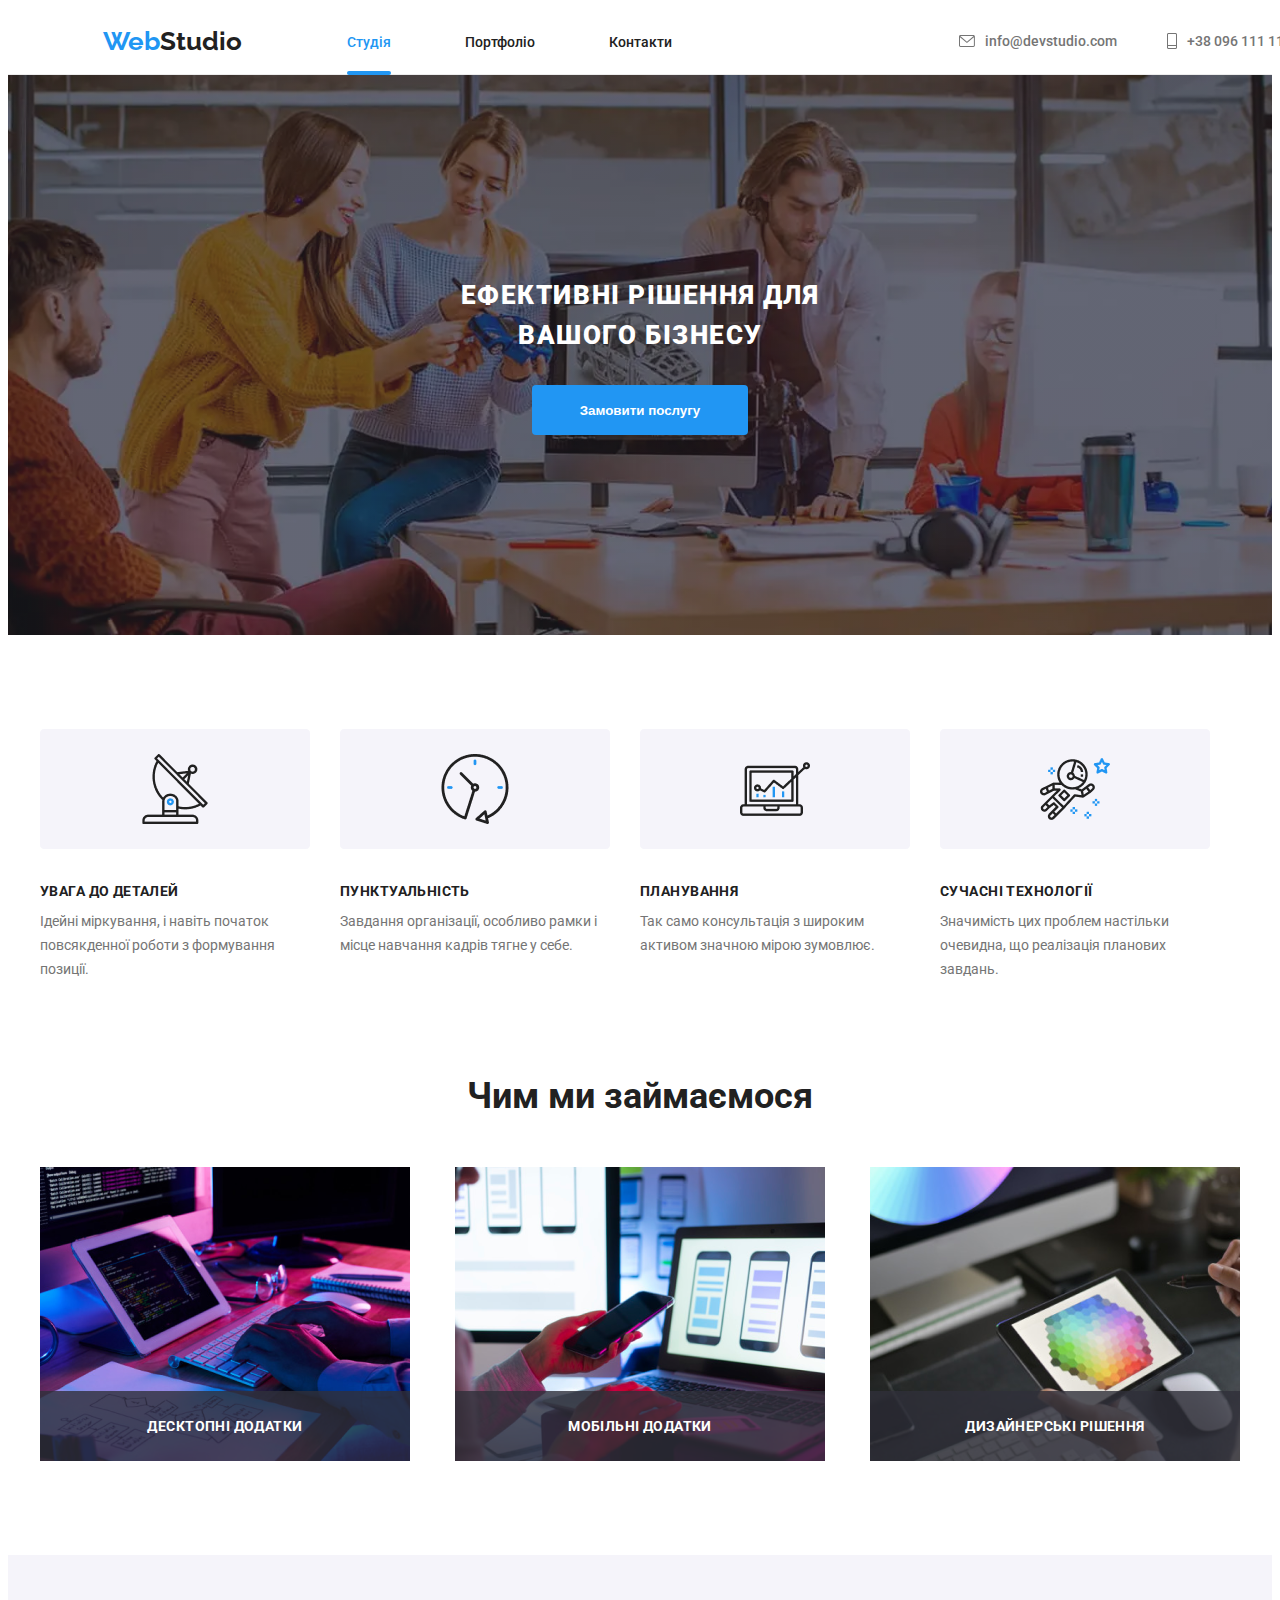
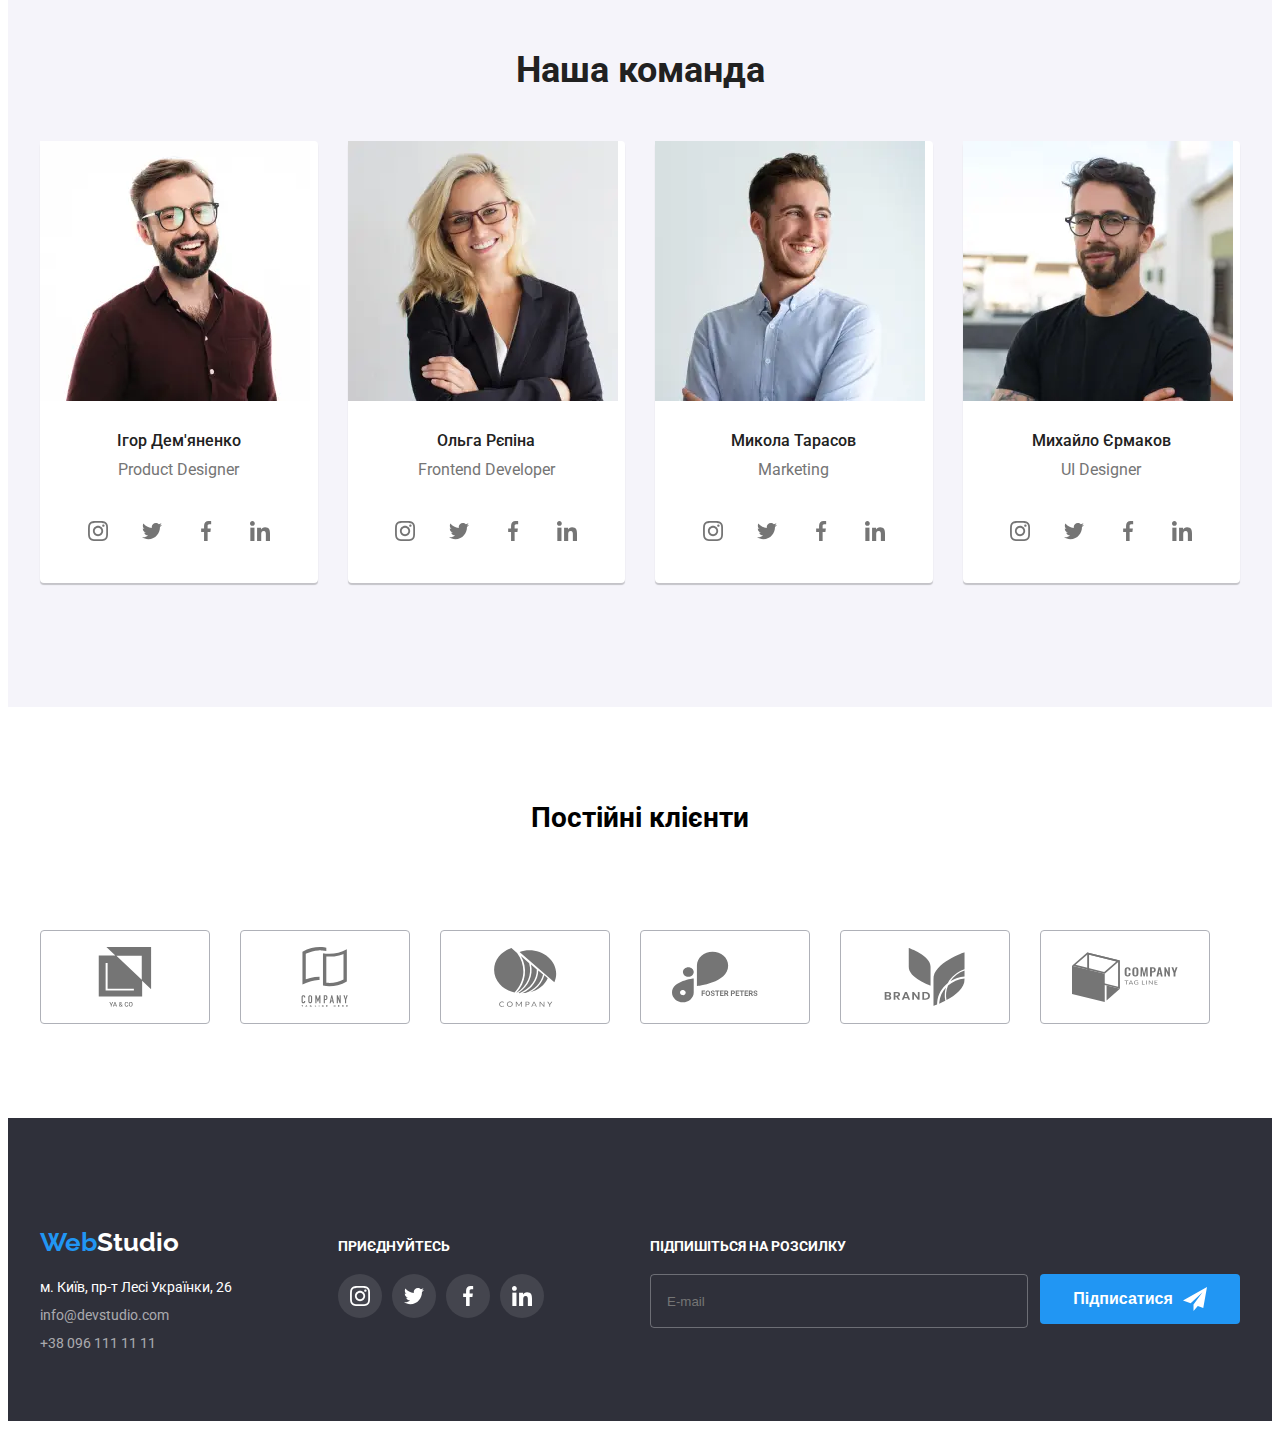
<file: index.html>
<!DOCTYPE html>
<html lang="en">
<head>
    <meta charset="UTF-8">
    <meta name="viewport" content="width=device-width, initial-scale=1.0">
    <title>Document</title>
    <link rel="stylesheet" href="https://cdnjs.cloudflare.com/ajax/libs/modern-normalize/2.0.0/modern-normalize.min.css" integrity="sha512-4xo8blKMVCiXpTaLzQSLSw3KFOVPWhm/TRtuPVc4WG6kUgjH6J03IBuG7JZPkcWMxJ5huwaBpOpnwYElP/m6wg==" crossorigin="anonymous" referrerpolicy="no-referrer" />
    <link rel="preconnect" href="https://fonts.googleapis.com">
    <link rel="preconnect" href="https://fonts.gstatic.com" crossorigin>
    <link href="https://fonts.googleapis.com/css2?family=Raleway:wght@700&family=Roboto:wght@400;500;700;900&display=swap" rel="stylesheet">
    <!-- <link rel="stylesheet" href="./css/reset.css">
    <link rel="stylesheet" href="./css/style.css">      -->
    <link rel="stylesheet" href="./css/main.min.css">
</head>
<body>
    <header class="header">
        <div class="container">
            <div class="header__content-wrap">
        <a class="logo" href="">Web<span class="logo__header">Studio</span></a>
        <nav class="nav">
            <ul class="nav__list">     
                <li class="nav__list-item"><a class="nav__list-link current" href="">Студія</a></li>
                <li class="nav__list-item"><a class="nav__list-link" href="./portfolio.html">Портфоліо</a></li>
                <li class="nav__list-item"><a class="nav__list-link" href="">Контакти</a></li>
            </ul>
        </nav>
        <ul class="contact__list">
            <li class="contact__list-item"><a target="_blank" class="contact__list-link" href="mailto:info@devstudio.com"><svg class="contact__list-svg" width="16" height="12">
                <use href="./symbol-defs.svg#icon-letter"></use>
            </svg> info@devstudio.com</a></li>
            <li class="contact__list-item"><a target="_blank" class="contact__list-link" href="tel:+380961111111"><svg class="contact__list-svg" width="10" height="16">
                <use href="./symbol-defs.svg#icon-phone"></use>
            </svg> +38 096 111 11 11</a></li>
        </ul>
        <button class="header__button"><svg height="40" width="40">
            <use href="./symbol-defs.svg#icon-menuburg"></use>
        </svg></button>
        </div>
        <div class="burg__menu is-hidden">
            <div class="burg__menu-top">
            <button class="burg__menu-button"><svg class="burg__menu-svg" width="12" height="12"> <use href="./symbol-defs.svg#icon-close-modal"></use></svg></button>
            <nav class="burg__menu-navigation">
                <ul class="burg__menu-nlist">
                    <li class="burg__menu-item"><a class="burg__menu-link" href="./index.html">Студія</a></li>
                    <li class="burg__menu-item"><a class="burg__menu-link" href="./portfolio.html">Портфоліо</a></li>
                    <li class="burg__menu-item"><a class="burg__menu-link" href="">Контакти</a></li>
                </ul>
            </nav>
        </div>
        <div class="burg__menu-bottom">
            <ul class="burg__menu-contacts">
                <li class="burg__menu-conitem"><a class="burg__menu-conlink" type="tel" href="">+38 096 111 11 11</a></li>
                <li class="burg__menu-conitem"><a class="burg__menu-conlink" type="mailto" href="">info@devstudio.com</a></li>
            </ul>
            <ul class="burg__menu-social">
                <li class="burg__menu-soitem"><a class="burg__menu-solink" href="">Instagram</a></li>
                <li class="burg__menu-soitem"><a class="burg__menu-solink" href="">Twitter</a></li>
                <li class="burg__menu-soitem"><a class="burg__menu-solink" href="">Facebook</a></li>
                <li class="burg__menu-soitem"><a class="burg__menu-solink" href="">LinkedIn</a></li>
            </ul>
        </div>
        </div>
            </div>
    </header>
     <main>
        <section class="hero">
            <div class="container">
            <h1 class="hero__title">Ефективні рішення для вашого бізнесу</h1>
            <button class="hero__btn" data-modal-open>Замовити послугу</button>
        </div>
        </section> 
        <section class="features">
            <div class="container">
            <ul class="features__list">
                <li class="features__list-item">
                    <h3 class="features__list-subtitle">УВАГА ДО ДЕТАЛЕЙ</h3>
                    <p class="features__list-text">Ідейні міркування, і навіть початок повсякденної роботи з формування позиції.</p>
                </li>
                <li class="features__list-item">
                    <h3 class="features__list-subtitle">ПУНКТУАЛЬНІСТЬ</h3>
                    <p class="features__list-text">Завдання організації, особливо рамки і місце навчання кадрів тягне у себе.</p>
                </li>
                <li class="features__list-item">
                    <h3 class="features__list-subtitle">ПЛАНУВАННЯ</h3>
                    <p class="features__list-text">Так само консультація з широким активом значною мірою зумовлює.</p>
                </li>
                <li class="features__list-item">
                    <h3 class="features__list-subtitle">СУЧАСНІ ТЕХНОЛОГІЇ</h3>
                    <p class="features__list-text">Значимість цих проблем настільки очевидна, що реалізація планових завдань.</p>
                </li>
            </ul>
        </div>
        </section>
        <section class="work">
            <div class="container">
            <h3 class="work__title">Чим ми займаємося</h3>
            <ul class="work__list">
                <li class="work__list-item">
                    <!-- <picture>
                        <source
                          media="(min-width:1200px)"
                          srcset="./images/background/headerbackdescone.webp 1x, ./images/background/headerbackdesctwo.webp 2x"
                          type="image/webp"/>
                        <source
                          media="(min-width:1200px)"
                          srcset="./images/background/jpg/headerbackdescone.jpg 1x, ./images/background/jpg/headerbackdesctwo.jpg 2x"
                          type="image/jpeg"/> -->
                        <img class="work__list-img" src="./images/whatfirst.png" alt="">
                      <!-- </picture> -->
                <p class="work__list-text">Десктопні додатки</p>
                </li>
                <li class="work__list-item">
                <img class="work__list-img" src="./images/whatsecond.png" alt="">
                <p class="work__list-text">Мобільні додатки</p>
                </li>
                <li class="work__list-item">
                <img class="work__list-img" src="./images/whatthird.png" alt="">
                <p class="work__list-text">Дизайнерські рішення</p>
                </li>
            </ul>
            </div>
        </section>
        <section class="team">
            <div class="container">
            <h3 class="team__title">Наша команда</h3>
            <ul class="team__list">
                <li class="team__list-item">
                    <picture>
                        <source
                          media="(min-width:1200px)"
                          srcset="./team/desc/igor-1x.webp 1x, ./team/desc/igor-2x.webp 2x, ./team/desc/igor-3x.webp 3x"
                          type="image/webp"/>
                        <source
                          media="(min-width:1200px)"
                          srcset="./team/desc/igor-1x.jpg 1x, ./team/desc/igor-2x.jpg 2x, ./team/desc/igor-3x.jpg 3x"
                          type="image/jpeg"/>
                          <source
                          media="(min-width:768px)"
                          srcset="./team/tab/igortab-1x.webp 1x, ./team/tab/igortab-2x.webp 2x, ./team/tab/igortab-3x.webp 3x"
                          type="image/webp"/>
                        <source
                          media="(min-width:768px)"
                          srcset="./team/tab/igortab-1x.jpg 1x, ./team/tab/igortab-2x.jpg 2x, ./team/tab/igortab-3x.webp 3x"
                          type="image/jpeg"/>
                          <source
                          media="(max-width:767px)"
                          srcset="./team/phone/igorphone1-x.webp 1x, ./team/phone/igorphone2-x.webp 2x, ./team/phone/igorphone3-x.webp 3x"
                          type="image/webp"/>
                        <source
                          media="(max-width:767px)"
                          srcset="./team/phone/igorphone1-x.jpg 1x, ./team/phone/igorphone2-x.jpg 2x, ./team/phone/igorphone3-x.jpg 3x"
                          type="image/jpeg"/>
                          <img class="team__list-img" src="./images/teamfirst.jpg" alt="">
                      </picture>
                    
                    <div class="team__list-wrap">
                    <h5 class="team__list-subtitle">Ігор Дем'яненко</h5>
                    <p class="team__list-text">Product Designer</p>
                    </div>
                    <ul class="team__list-wrapper">
                        <li class="team__list-ico">
                            <a class="team__list-link" href="">
                            <svg class="team__list-svg" height="20" width="20">
                                <use href="./symbol-defs.svg#icon-instagram"></use>
                            </svg>
                            </a>
                        </li>
                        <li class="team__list-ico">
                            <a class="team__list-link" href="">
                            <svg class="team__list-svg" height="20" width="20">
                                <use href="./symbol-defs.svg#icon-twitter"></use>
                            </svg>
                            </a>
                        </li>
                        <li class="team__list-ico">
                            <a class="team__list-link" href="">
                            <svg class="team__list-svg" height="20" width="20">
                                <use href="./symbol-defs.svg#icon-facebook"></use>
                            </svg>
                            </a>
                        </li>
                        <li class="team__list-ico">
                            <a class="team__list-link" href="">
                            <svg class="team__list-svg" height="20" width="20"> 
                                <use href="./symbol-defs.svg#icon-linkedin"></use>
                            </svg>
                            </a>
                        </li>
                    </ul>
                </li>
                <li class="team__list-item">
                    <picture>
                        <source
                          media="(min-width:1200px)"
                          srcset="./team/desc/olgadesc1-x.webp 1x, ./team/desc/olgadesc2-x.webp 2x, ./team/desc/olgadesc3-x.webp 3x"
                          type="image/webp"/>
                        <source
                          media="(min-width:1200px)"
                          srcset="./team/desc/olgadesc1-x.jpg 1x, ./team/desc/olgadesc2-x.jpg 2x, ./team/desc/olgadesc3-x.jpg 3x"
                          type="image/jpeg"/>
                          <source
                          media="(min-width:768px)"
                          srcset="./team/tab/olgatab1-x.webp 1x, ./team/tab/olgatab2-x.webp 2x, ./team/tab/olgatab3-x.webp 3x"
                          type="image/webp"/>
                        <source
                          media="(min-width:768px)"
                          srcset="./team/tab/olgatab1-x.jpg 1x, ./team/tab/olgatab2-x.jpg 2x, ./team/tab/olgatab3-x.jpg 3x"
                          type="image/jpeg"/>
                          <source
                          media="(max-width:767px)"
                          srcset="./team/phone/olgaphone1-x.webp 1x, ./team/phone/olgaphone2-x.webp 2x, ./team/phone/olgaphone3-x.webp 3x"
                          type="image/webp"/>
                        <source
                          media="(max-width:767px)"
                          srcset="./team/phone/olgaphone1-x.jpg 1x, ./team/phone/olgaphone2-x.jpg 2x, ./team/phone/olgaphone3-x.jpg 3x"
                          type="image/jpeg"/>
                          <img class="team__list-img" src="./images/teamsecond.jpg" alt="">
                      </picture>
                    <div class="team__list-wrap">
                    <h5 class="team__list-subtitle">Ольга Рєпіна</h5>
                    <p class="team__list-text">Frontend Developer</p>
                </div>
                <ul class="team__list-wrapper">
                    <li class="team__list-ico">
                        <a class="team__list-link" href="">
                        <svg class="team__list-svg" height="20" width="20">
                            <use href="./symbol-defs.svg#icon-instagram"></use>
                        </svg>
                        </a>
                    </li>
                    <li class="team__list-ico">
                        <a class="team__list-link" href="">
                        <svg class="team__list-svg" height="20" width="20">
                            <use href="./symbol-defs.svg#icon-twitter"></use>
                        </svg>
                        </a>
                    </li>
                    <li class="team__list-ico">
                        <a class="team__list-link" href="">
                        <svg class="team__list-svg" height="20" width="20">
                            <use href="./symbol-defs.svg#icon-facebook"></use>
                        </svg>
                        </a>
                    </li>
                    <li class="team__list-ico">
                        <a class="team__list-link" href="">
                        <svg class="team__list-svg" height="20" width="20"> 
                            <use href="./symbol-defs.svg#icon-linkedin"></use>
                        </svg>
                        </a>
                    </li>
                </ul>
                </li>
                <li class="team__list-item">
                    <picture>
                        <source
                          media="(min-width:1200px)"
                          srcset="./team/desc/mikdesc1-x.webp 1x, ./team/desc/mikdesc2-x.webp 2x, ./team/desc/mikdesc3-x.webp 3x"
                          type="image/webp"/>
                        <source
                          media="(min-width:1200px)"
                          srcset="./team/desc/mikdesc1-x.jpg 1x, ./team/desc/mikdesc2-x.jpg 2x, ./team/desc/mikdesc3-x.jpg 3x"
                          type="image/jpeg"/>
                          <source
                          media="(min-width:768px)"
                          srcset="./team/tab/miktab1-x.webp 1x, ./team/tab/miktab2-x.webp 2x, ./team/tab/miktab3-x.webp 3x"
                          type="image/webp"/>
                        <source
                          media="(min-width:768px)"
                          srcset="./team/tab/miktab1-x.jpg 1x, ./team/tab/miktab2-x.jpg 2x, ./team/tab/miktab3-x.jpg 3x"
                          type="image/jpeg"/>
                          <source
                          media="(max-width:767px)"
                          srcset="./team/phone/mikphone1-x.webp 1x, ./team/phone/mikphone2-x.webp 2x, ./team/phone/mikphone3-x.webp 3x"
                          type="image/webp"/>
                        <source
                          media="(max-width:767px)"
                          srcset="./team/phone/mikphone1-x.jpg 1x, ./team/phone/mikphone2-x.jpg 2x, ./team/phone/mikphone3-x.jpg 3x"
                          type="image/jpeg"/>
                          <img class="team__list-img" src="./images/teamthird.jpg" alt="">
                      </picture>
                    
                    <div class="team__list-wrap">
                    <h5 class="team__list-subtitle">Микола Тарасов</h5>
                    <p class="team__list-text">Marketing</p>
                </div>
                <ul class="team__list-wrapper">
                    <li class="team__list-ico">
                        <a class="team__list-link" href="">
                        <svg class="team__list-svg" height="20" width="20">
                            <use href="./symbol-defs.svg#icon-instagram"></use>
                        </svg>
                        </a>
                    </li>
                    <li class="team__list-ico">
                        <a class="team__list-link" href="">
                        <svg class="team__list-svg" height="20" width="20">
                            <use href="./symbol-defs.svg#icon-twitter"></use>
                        </svg>
                        </a>
                    </li>
                    <li class="team__list-ico">
                        <a class="team__list-link" href="">
                        <svg class="team__list-svg" height="20" width="20">
                            <use href="./symbol-defs.svg#icon-facebook"></use>
                        </svg>
                        </a>
                    </li>
                    <li class="team__list-ico">
                        <a class="team__list-link" href="">
                        <svg class="team__list-svg" height="20" width="20"> 
                            <use href="./symbol-defs.svg#icon-linkedin"></use>
                        </svg>
                        </a>
                    </li>
                </ul>
                </li>
                <li class="team__list-item">
                    <picture>
                        <source
                          media="(min-width:1200px)"
                          srcset="./team/desc/mphdesc1-x.webp 1x, ./team/desc/mphdesc2-x.webp 2x, ./team/desc/mphdesc3-x.webp 3x"
                          type="image/webp"/>
                        <source
                          media="(min-width:1200px)"
                          srcset="./team/desc/mphdesc1-x.jpg 1x, ./team/desc/mphdesc2-x.jpg 2x, ./team/desc/mphdesc3-x.jpg 3x"
                          type="image/jpeg"/>
                          <source
                          media="(min-width:768px)"
                          srcset="./team/tab/mphtab1-x.webp 1x, ./team/tab/mphtab2-x.webp 2x, ./team/tab/mphtab3-x.webp 3x"
                          type="image/webp"/>
                        <source
                          media="(min-width:768px)"
                          srcset="./team/tab/mphtab1-x.jpg 1x, ./team/tab/mphtab2-x.jpg 2x, ./team/tab/mphtab3-x.jpg 3x"
                          type="image/jpeg"/>
                          <source
                          media="(max-width:767px)"
                          srcset="./team/phone/mphphone1-x.webp 1x, ./team/phone/mphphone2-x.webp 2x, ./team/phone/mphphone3-x.webp 3x"
                          type="image/webp"/>
                        <source
                          media="(max-width:767px)"
                          srcset="./team/phone/mphphone1-x.jpg 1x, ./team/phone/mphphone2-x.jpg 2x, ./team/phone/mphphone3-x.jpg 3x"
                          type="image/jpeg"/>
                          <img class="team__list-img" src="./images/teamfourth.jpg" alt="">
                      </picture>
                    
                    <div class="team__list-wrap">
                    <h5 class="team__list-subtitle">Михайло Єрмаков</h5>
                    <p class="team__list-text">UI Designer</p>
                </div>
                <ul class="team__list-wrapper">
                    <li class="team__list-ico">
                        <a class="team__list-link" href="">
                        <svg class="team__list-svg" height="20" width="20">
                            <use href="./symbol-defs.svg#icon-instagram"></use>
                        </svg>
                        </a>
                    </li>
                    <li class="team__list-ico">
                        <a class="team__list-link" href="">
                        <svg class="team__list-svg" height="20" width="20">
                            <use href="./symbol-defs.svg#icon-twitter"></use>
                        </svg>
                        </a>
                    </li>
                    <li class="team__list-ico">
                        <a class="team__list-link" href="">
                        <svg class="team__list-svg" height="20" width="20">
                            <use href="./symbol-defs.svg#icon-facebook"></use>
                        </svg>
                        </a>
                    </li>
                    <li class="team__list-ico">
                        <a class="team__list-link" href="">
                        <svg class="team__list-svg" height="20" width="20"> 
                            <use href="./symbol-defs.svg#icon-linkedin"></use>
                        </svg>
                        </a>
                    </li>
                </ul>
            </div>
        </section>
        <section class="clients">
            <div class="container">
            <h3 class="clients__title">Постійні клієнти</h3>
            <ul class="clients__list">
                <li class="clients__list-item">
                    <a class="clients__list-link" href="">
                        <svg class="clients__list-svg" width="106" height="60">
                            <use href="./symbol-defs.svg#icon-com1"></use>
                        </svg>
                    </a>
                </li>
                <li class="clients__list-item">
                    <a class="clients__list-link" href="">
                        <svg class="clients__list-svg" width="106" height="60">
                            <use href="./symbol-defs.svg#icon-com2"></use>
                        </svg>
                    </a>
                </li>
                <li class="clients__list-item">
                    <a class="clients__list-link" href="">
                        <svg class="clients__list-svg" width="106" height="60">
                            <use href="./symbol-defs.svg#icon-com3"></use>
                        </svg>
                    </a>
                </li>
                <li class="clients__list-item">
                    <a class="clients__list-link" href="">
                        <svg class="clients__list-svg" width="106" height="60">
                            <use href="./symbol-defs.svg#icon-com4"></use>
                        </svg>
                    </a>
                </li>
                <li class="clients__list-item">
                    <a class="clients__list-link" href="">
                        <svg class="clients__list-svg" width="106" height="60">
                            <use href="./symbol-defs.svg#icon-com5"></use>
                        </svg>
                    </a>
                </li>
                <li class="clients__list-item">
                    <a class="clients__list-link" href="">
                        <svg class="clients__list-svg" width="106" height="60">
                            <use href="./symbol-defs.svg#icon-com6"></use>
                        </svg>
                    </a>
                </li>
            </ul>
        </div>
        </section>
     </main>
     <footer class="footer">
        <div class="container footer__container">
            <div class="footer__address">
        <a class="logo" href="">Web<span class="logo__footer">Studio</span></a>
        <address class="address">
            <ul class="address__list">
                <li class="address__list-item"><a class="address__list-link location" href="">м. Київ, пр-т Лесі Українки, 26</a></li>
                <li class="address__list-item"><a class="address__list-link" href="mailto:info@devstudio.com">info@devstudio.com</a></li>
                <li class="address__list-item"><a class="address__list-link" href="tel:+380961111111">+38 096 111 11 11</a></li>
            </ul>
        </address>
    </div>
        <div class="footer__block">
        <p class="footer__text">приєднуйтесь</p>
        <ul class="footer__list-wrapper">
            <li class="footer__list-ico">
                <a class="footer__list-link" href="">
                <svg class="footer__list-svg" height="20" width="20">
                    <use href="./symbol-defs.svg#icon-instagram"></use>
                </svg>
                </a>
            </li>
            <li class="footer__list-ico">
                <a class="footer__list-link" href="">
                <svg class="footer__list-svg" height="20" width="20">
                    <use href="./symbol-defs.svg#icon-twitter"></use>
                </svg>
                </a>
            </li>
            <li class="footer__list-ico">
                <a class="footer__list-link" href="">
                <svg class="footer__list-svg" height="20" width="20">
                    <use href="./symbol-defs.svg#icon-facebook"></use>
                </svg>
                </a>
            </li>
            <li class="footer__list-ico">
                <a class="footer__list-link" href="">
                <svg class="footer__list-svg" height="20" width="20"> 
                    <use href="./symbol-defs.svg#icon-linkedin"></use>
                </svg>
                </a>
            </li>
        </ul>
    </div>
    <div class="footer__tg-wrap">
        <p class="footer__tg-title">Підпишіться на розсилку</p>
        <form class="footer__tg-form" action="">
        <input class="footer__tg-input" type="email" placeholder="E-mail">
        <button class="footer__tg-button">Підписатися
            <svg class="footer__tg-ico" width="24" height="24">
                <use href="./symbol-defs.svg#icon-telegram"></use>
            </svg>
        </button>
        </form>
    </div>
        </div>
     </footer>
        <div class="backdrop is-hidden" data-modal>
          <div class="modal">
          <button class="btn" data-modal-close>
            <svg class="modal__close" width="11" height="11">
                <use href="/symbol-defs.svg#icon-close-modal"></use>
            </svg>
          </button>
          <p class="modal__header">Залиште свої дані, ми вам передзвонимо</p>
          <form class="modal__form" action="">
            <label class="modal__label" for=""><span class="modal__label-text">Ім'я</span>
            <span class="modal__span">
                <input class="modal__input" type="text">
                <svg class="modal__human modal__svg" width="12" height="12">
                    <use class="modal__svg-use" href="./symbol-defs.svg#icon-human"></use>
                </svg>
            </span>
            </label>
            <label class="modal__label" for=""><span class="modal__label-text">Телефон</span>
            <span class="modal__span">
                <input class="modal__input" type="tel">
                <svg class="modal__tel modal__svg" width="13" height="13">
                    <use class="modal__svg-use" href="./symbol-defs.svg#icon-telephone"></use>
                </svg>
            </span>
            </label>
            <label class="modal__label" for=""><span class="modal__label-text">Пошта</span>
            <span class="modal__span">
                <input class="modal__input" type="email">
                <svg class="modal__mail modal__svg" width="15" height="12">
                    <use class="modal__svg-use" href="./symbol-defs.svg#icon-mail"></use>
                </svg>
            </span>
            
            <label class="modal__label" for=""><span class="modal__label-text">Коментар</span>
            <textarea class="modal__textarea" name="" id="" cols="30" rows="10" placeholder="Введіть текст"></textarea>
            </label>
            <div class="modal__check-wrap">
            <input class="modal__check" type="checkbox" name="" id="" color="">
            <p class="modal__check-p">Погоджуюся з розсилкою та приймаю <a class="modal__check-a" href="">Умови договору</a></p></div>
            <button class="modal__button">Відправити</button>
          </form>
        </div>
      </div>
      
      <script src="./js/script.js"></script>
</body>
</html>
</file>
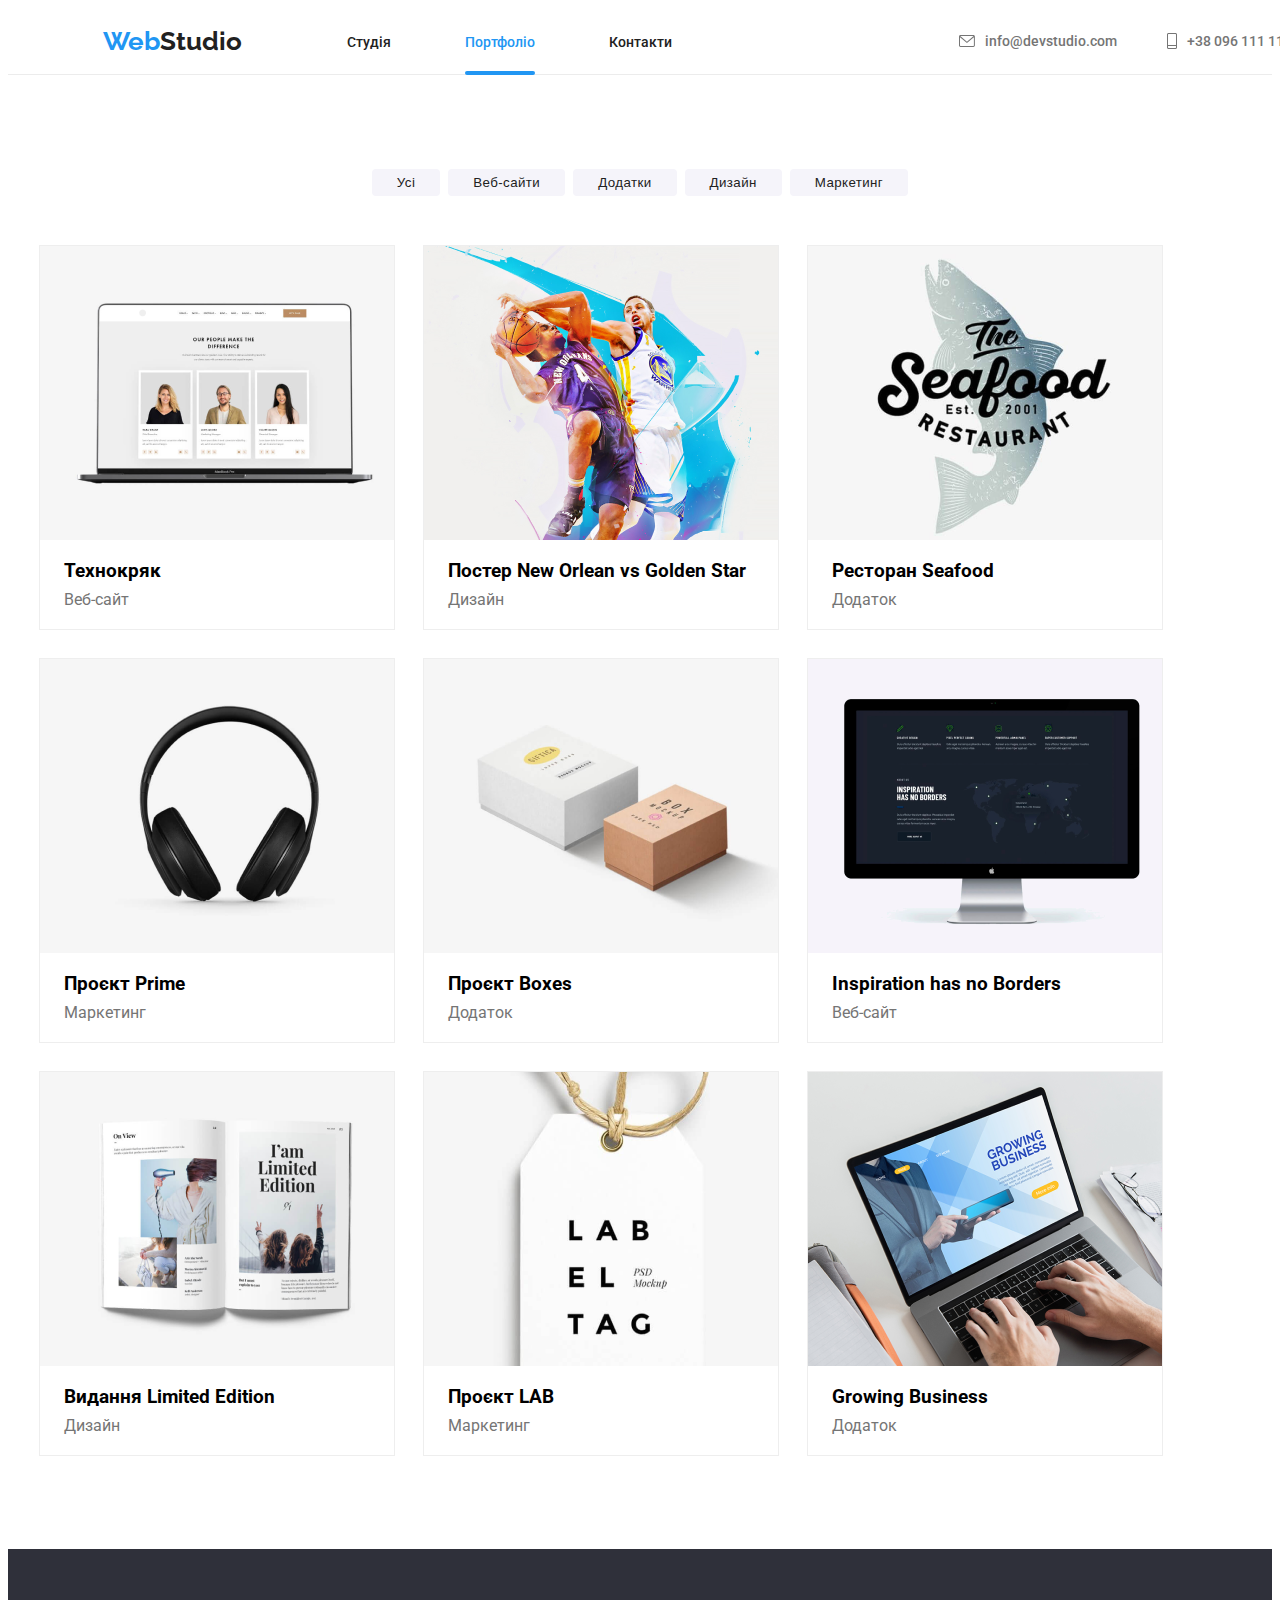
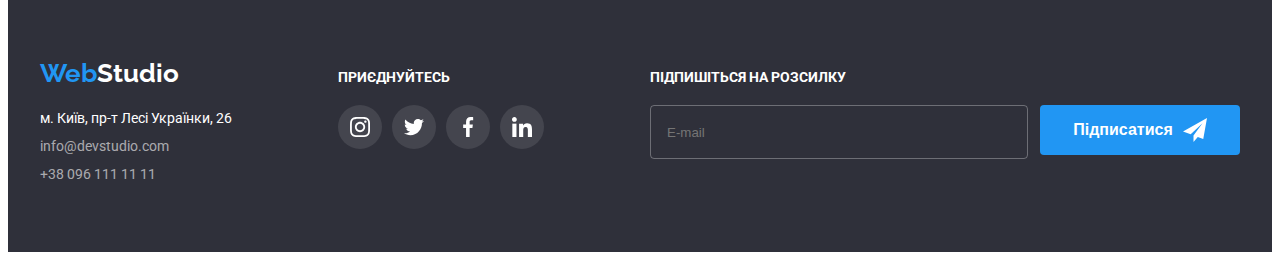
<file: portfolio.html>
<!DOCTYPE html>
<html lang="en">
<head>
    <meta charset="UTF-8">
    <meta name="viewport" content="width=device-width, initial-scale=1.0">
    <title>Document</title>
    <link rel="stylesheet" href="https://cdnjs.cloudflare.com/ajax/libs/modern-normalize/2.0.0/modern-normalize.min.css" integrity="sha512-4xo8blKMVCiXpTaLzQSLSw3KFOVPWhm/TRtuPVc4WG6kUgjH6J03IBuG7JZPkcWMxJ5huwaBpOpnwYElP/m6wg==" crossorigin="anonymous" referrerpolicy="no-referrer" />
     <link rel="preconnect" href="https://fonts.googleapis.com">
    <link rel="preconnect" href="https://fonts.gstatic.com" crossorigin>
    <link href="https://fonts.googleapis.com/css2?family=Raleway:wght@700&family=Roboto:wght@400;500;700;900&display=swap" rel="stylesheet">
    <!-- <link rel="stylesheet" href="./css/reset.css">
    <link rel="stylesheet" href="./css/style.css"> -->
    <link rel="stylesheet" href="./css/main.min.css">
</head>
<body>
    <header class="header">
        <div class="container">
            <div class="header__content-wrap">
        <a class="logo" href="">Web<span class="logo__header">Studio</span></a>
        <nav class="nav">
            <ul class="nav__list">     
                <li class="nav__list-item"><a class="nav__list-link" href="./index.html">Студія</a></li>
                <li class="nav__list-item"><a class="nav__list-link current" href="">Портфоліо</a></li>
                <li class="nav__list-item"><a class="nav__list-link" href="">Контакти</a></li>
            </ul>
        </nav>
        <ul class="contact__list">
            <li class="contact__list-item"><a target="_blank" class="contact__list-link" href="mailto:info@devstudio.com"><svg class="contact__list-svg" width="16" height="12">
                <use href="./symbol-defs.svg#icon-letter"></use>
            </svg> info@devstudio.com</a></li>
            <li class="contact__list-item"><a target="_blank" class="contact__list-link" href="tel:+380961111111"><svg class="contact__list-svg" width="10" height="16">
                <use href="./symbol-defs.svg#icon-phone"></use>
            </svg> +38 096 111 11 11</a></li>
        </ul>
        <button class="header__button"><svg height="40" width="40">
            <use href="./symbol-defs.svg#icon-menuburg"></use>
        </svg></button>
        </div>
            </div>
    </header>
    <main>
        <section class="portfolio">
            <div class="container">
            <ul class="filters__list">
                <li class="filters__list-item"><button class="filters__list-button">Усі</button></li>
                <li class="filters__list-item"><button class="filters__list-button">Веб-сайти</button></li>
                <li class="filters__list-item"><button class="filters__list-button">Додатки</button></li>
                <li class="filters__list-item"><button class="filters__list-button">Дизайн</button></li>
                <li class="filters__list-item"><button class="filters__list-button">Маркетинг</button></li>
            </ul>
            <ul class="portfolio__list">
                <li class="portfolio__list-item">
                <a class="portfolio__list-link" href=""><div class="portfolio__list-wrapper"> 
                    <img class="portfolio__list-img" src="./images/portfolio/techno.png" alt="">
                    <p class="portfolio__list-comment">Ресурс пропонує комплексні пропозиції з різним рівнем функціоналу та сервісів. Все це дозволить відвідувачу отримати вичерпні відомості про компанію чи приватну особу.</p>   
                    </div>
                    <div class="portfolio__text-wrap">
                        <h3 class="portfolio__list-subtitle">Технокряк</h3>
                        <p class="portfolio__list-text">Веб-сайт</p>
                    </div></a> 
                </li>
                <li class="portfolio__list-item">
                     <a class="portfolio__list-link" href=""><div class="portfolio__list-wrapper"> 
                    <img class="portfolio__list-img" src="./images/portfolio/ball.png" alt="">
                    <p class="portfolio__list-comment">Ресурс пропонує комплексні пропозиції з різним рівнем функціоналу та сервісів. Все це дозволить відвідувачу отримати вичерпні відомості про компанію чи приватну особу.</p>   
                    </div>
                    <div class="portfolio__text-wrap">
                        <h3 class="portfolio__list-subtitle">Постер New Orlean vs Golden Star</h3>
                        <p class="portfolio__list-text">Дизайн</p>
                    </div></a>
                </li>
                <li class="portfolio__list-item">
                     <a class="portfolio__list-link" href=""><div class="portfolio__list-wrapper"> 
                    <img class="portfolio__list-img" src="./images/portfolio/sea.png" alt="">
                    <p class="portfolio__list-comment">Ресурс пропонує комплексні пропозиції з різним рівнем функціоналу та сервісів. Все це дозволить відвідувачу отримати вичерпні відомості про компанію чи приватну особу.</p>   
                    </div>
                    <div class="portfolio__text-wrap">
                    <h3 class="portfolio__list-subtitle">Ресторан Seafood</h3>
                    <p class="portfolio__list-text">Додаток</p>
                    </div></a>
                </li>
                <li class="portfolio__list-item">
                     <a class="portfolio__list-link" href=""><div class="portfolio__list-wrapper"> 
                    <img class="portfolio__list-img" src="./images/portfolio/head.png" alt="">
                    <p class="portfolio__list-comment">Ресурс пропонує комплексні пропозиції з різним рівнем функціоналу та сервісів. Все це дозволить відвідувачу отримати вичерпні відомості про компанію чи приватну особу.</p>   
                    </div>
                    <div class="portfolio__text-wrap"><h3 class="portfolio__list-subtitle">Проєкт Prime</h3>
                    <p class="portfolio__list-text"> Маркетинг</p>
                    </div>
                </li></a>
                <li class="portfolio__list-item">
                     <a class="portfolio__list-link" href=""><div class="portfolio__list-wrapper"> 
                    <img class="portfolio__list-img" src="./images/portfolio/box.png" alt="">
                    <p class="portfolio__list-comment">Ресурс пропонує комплексні пропозиції з різним рівнем функціоналу та сервісів. Все це дозволить відвідувачу отримати вичерпні відомості про компанію чи приватну особу.</p>   
                    </div>
                    <div class="portfolio__text-wrap">
                    <h3 class="portfolio__list-subtitle">Проєкт Boxes</h3>
                    <p class="portfolio__list-text">Додаток</p>
                    </div></a>
                </li>
                <li class="portfolio__list-item">
                     <a class="portfolio__list-link" href=""><div class="portfolio__list-wrapper"> 
                    <img class="portfolio__list-img" src="./images/portfolio/moni.png" alt="">
                    <p class="portfolio__list-comment">Ресурс пропонує комплексні пропозиції з різним рівнем функціоналу та сервісів. Все це дозволить відвідувачу отримати вичерпні відомості про компанію чи приватну особу.</p>   
                    </div>
                    <div class="portfolio__text-wrap">
                    <h3  class="portfolio__list-subtitle">Inspiration has no Borders</h3>
                    <p class="portfolio__list-text">Веб-сайт</p>
                    </div></a>
                </li>
                <li class="portfolio__list-item">
                     <a class="portfolio__list-link" href=""><div class="portfolio__list-wrapper"> 
                    <img class="portfolio__list-img" src="./images/portfolio/book.png" alt="">
                    <p class="portfolio__list-comment">Ресурс пропонує комплексні пропозиції з різним рівнем функціоналу та сервісів. Все це дозволить відвідувачу отримати вичерпні відомості про компанію чи приватну особу.</p>   
                    </div>
                    <div class="portfolio__text-wrap">
                    <h3  class="portfolio__list-subtitle">Видання Limited Edition</h3>
                    <p class="portfolio__list-text">Дизайн</p>
                    </div></a>
                </li>
                <li class="portfolio__list-item">
                     <a class="portfolio__list-link" href=""><div class="portfolio__list-wrapper"> 
                    <img class="portfolio__list-img" src="./images/portfolio/lable.png" alt="">
                    <p class="portfolio__list-comment">Ресурс пропонує комплексні пропозиції з різним рівнем функціоналу та сервісів. Все це дозволить відвідувачу отримати вичерпні відомості про компанію чи приватну особу.</p>   
                    </div>
                    <div class="portfolio__text-wrap">
                    <h3 class="portfolio__list-subtitle"> Проєкт LAB</h3>
                    <p class="portfolio__list-text">Маркетинг</p>
                    </div></a>
                </li>
                <li class="portfolio__list-item">
                     <a class="portfolio__list-link" href=""><div class="portfolio__list-wrapper"> 
                    <img class="portfolio__list-img" src="./images/portfolio/business.png" alt="">
                    <p class="portfolio__list-comment">Ресурс пропонує комплексні пропозиції з різним рівнем функціоналу та сервісів. Все це дозволить відвідувачу отримати вичерпні відомості про компанію чи приватну особу.</p>   
                    </div>
                    <div class="portfolio__text-wrap"><h3 class="portfolio__list-subtitle">Growing Business</h3>
                    <p class="portfolio__list-text">Додаток</p>
                    </div>
                </li></a>
            </ul>
            </div>
        </section>
    </main>
    <footer class="footer">
        <div class="container footer__container">
            <div class="footer__address">
        <a class="logo" href="">Web<span class="logo__footer">Studio</span></a>
        <address class="address">
            <ul class="address__list">
                <li class="address__list-item"><a class="address__list-link location" href="">м. Київ, пр-т Лесі Українки, 26</a></li>
                <li class="address__list-item"><a class="address__list-link" href="mailto:info@devstudio.com">info@devstudio.com</a></li>
                <li class="address__list-item"><a class="address__list-link" href="tel:+380961111111">+38 096 111 11 11</a></li>
            </ul>
        </address>
    </div>
        <div class="footer__block">
        <p class="footer__text">приєднуйтесь</p>
        <ul class="footer__list-wrapper">
            <li class="footer__list-ico">
                <a class="footer__list-link" href="">
                <svg class="footer__list-svg" height="20" width="20">
                    <use href="./symbol-defs.svg#icon-instagram"></use>
                </svg>
                </a>
            </li>
            <li class="footer__list-ico">
                <a class="footer__list-link" href="">
                <svg class="footer__list-svg" height="20" width="20">
                    <use href="./symbol-defs.svg#icon-twitter"></use>
                </svg>
                </a>
            </li>
            <li class="footer__list-ico">
                <a class="footer__list-link" href="">
                <svg class="footer__list-svg" height="20" width="20">
                    <use href="./symbol-defs.svg#icon-facebook"></use>
                </svg>
                </a>
            </li>
            <li class="footer__list-ico">
                <a class="footer__list-link" href="">
                <svg class="footer__list-svg" height="20" width="20"> 
                    <use href="./symbol-defs.svg#icon-linkedin"></use>
                </svg>
                </a>
            </li>
        </ul>
    </div>
        <div class="footer__tg-wrap">
        <p class="footer__tg-title">Підпишіться на розсилку</p>
        <form class="footer__tg-form" action="">
        <input class="footer__tg-input" type="email" placeholder="E-mail">
        <button class="footer__tg-button">Підписатися
            <svg class="footer__tg-ico" width="24" height="24">
                <use href="./symbol-defs.svg#icon-telegram"></use>
            </svg>
        </button>
        </form>
    </div>
    
        </div>
     </footer>
</body>
</html>
</file>
<file: css/style.css>
:root{
    --first-color:#FFFFFF;
    --second-color-text:#212121;
    --color-hover:#2196F3;
    --third-color-light-gray:#757575;
    --color-sections:#2F303A;
}
.backdrop {
    position: fixed;
    top: 0;
    left: 0;
    width: 100%;
    height: 100%;
    background-color: rgba(0, 0, 0, 0.5);
    opacity: 1;
  }
  
  .backdrop.is-hidden {
    opacity: 0;
    pointer-events: none;
  }
  
  .no-scroll {
    overflow: hidden;
  }
  
  .modal {
    position: absolute;
    top: 50%;
    left: 50%;
    min-width: 400px;
    min-height: 300px;
    padding: 15px;
    background-color: skyblue;
    transform: translate(-50%, -50%);
  }
.container{
    max-width: 1200px;
    padding:0 15px;
    margin: 0 auto;
}
body{
    font-family: 'Roboto', sans-serif;
}
.header__content-wrap{
    display: flex;
    gap: 93px;
    align-items: center;
}
.nav__list{
    display: flex;
    gap: 50px;
}
.nav__list-item{
    padding: 32px 0;
}
.nav__list-link{
    font-size: 14px;
    font-weight: 500;
    transition: 0.5s;
    color: var(--second-color-text);    
    position: relative;
}
.contact__list{
    margin-left: auto;
    display: flex;
    gap: 50px;
}
.contact__list-link{
    font-size: 14px;
    font-weight: 500;
    transition: 0.5s;
    color: var(--third-color-light-gray);   
}
:is(.contact__list-link,.nav__list-link):hover{
    color: var(--color-hover);
    transition: 0.5s;
}
.logo{
    font-family: 'Raleway', sans-serif;
    font-weight: 700;
    color: var(--color-hover);
    font-size: 26px;
}
.logo__header{
    color: var(--second-color-text);
}
.logo__footer{
    color: var(--first-color);
}
.hero{
    background:url(../images/features/Img.png);
    padding-top: 200px;
    padding-bottom: 200px;
}
.hero__title{
    font-weight: 900;
    font-size: 44px;
    color: var(--first-color);
    line-height: 60px;
    letter-spacing: 0.06em;
    max-width: 696px;
    text-align: center;
    margin: 0 auto;
}
.hero__btn{
    background-color: var(--color-hover);
    color: var(--first-color);
    border-radius: 4px;
    width: 216px;
    height: 50px;
    display: block;
    margin: 0 auto;
    margin-top: 30px;
}
.features{
    padding: 94px 0;
}
.features__list{
    display: flex;
    gap: 30px;
}
.features__list-subtitle{
    font-weight: 700;
    font-size: 14px;
    color: var(--second-color-text);
    margin-bottom: 10px;
}
.features__list-text{
    color: var(--third-color-light-gray);
    font-size: 14px;
    font-weight: 400;
    line-height: 24px;
}
.work{
    padding-bottom: 94px;
}
.work__list{
    display: flex;
    gap: 30px;
}
.work__title, .team__title{
    font-weight: 700;
    font-size: 36px;
    color: var(--second-color-text);
    text-align: center;
    margin: 0 auto;
    margin-bottom: 50px;
} 
.team{
    padding-bottom: 94px;
    padding-top: 94px;
    background-color: #F5F4FA;
}
.team__list{
    display: flex;
    gap: 30px;
}
.team__list-item{

    border-radius: 4px;
}
.team__list-wrap{
    padding-top: 30px;
    padding-bottom: 30px;
}
.team__list-subtitle{
    font-weight: 500;
    font-size: 16px;
    color: var(--second-color-text);
    margin-bottom: 10px;
    text-align: center;
}
.team__list-text{
    font-weight: 400;
    font-size: 16px;
    color: var(--third-color-light-gray);
    text-align: center;
}
.footer{
    background-color: var(--color-sections);
    padding-top: 60px;
    padding-bottom: 60px;
}
.address__list-link{
    font-weight: 400;
    font-size: 14px;
    color: rgba(255, 255, 255, 0.6);
}
.location{
    font-weight: 400;
    font-size: 14px;
    color: var(--first-color);
}
.portfolio{
    padding-top: 94px;
    padding-bottom: 94px;  
}
.filters__list{
   margin-bottom: 50px;
   display: flex;
   justify-content: center;
   gap: 8px;
}
.address{
    margin-top: 20px;
}
.address__list-item{
    margin-bottom: 9px;
}
.filters__list-button{
    background-color: #F5F4FA;
    border-radius: 4px;
    transition: 0.5s;
    padding: 6px 22px;
    color: var(--second-color-text);
}
.filters__list-button:hover{
    background-color: var(--color-hover);
    transition: 0.5s;
    color: var(--first-color);
}
.portfolio__list{
    display: flex;
    gap: 30px;
    flex-wrap: wrap;
}
.portfolio__text-wrap{
    padding: 20px 24px;
}
.features__list-item:nth-child(1)::before{
    background-image: url(../images/features/Rectangle\ 3.png);
    width: 270px;
    height: 120px;
    content: "";
    display: inline-block;
    margin-bottom: 30px;
}
.features__list-item:nth-child(2)::before{
    background-image: url(../images/features/Rectangle\ 2.png);
    width: 270px;
    height: 120px;
    content: "";
    display: inline-block;
    margin-bottom: 30px;
}
.features__list-item:nth-child(3)::before{
    background-image: url(../images/features/Rectangle\ 3\ \(1\).png);
    width: 270px;
    height: 120px;
    content: "";
    display: inline-block;
    margin-bottom: 30px;
}
.features__list-item:nth-child(4)::before{
    background-image: url(../images/features/Rectangle\ 4.png);
    width: 270px;
    height: 120px;
    content: "";
    display: inline-block;
    margin-bottom: 30px;
}
.clients__title{
    text-align: center;
    font-size: 36px;
    letter-spacing: 3%;
    font-weight: 700;
}
.clients__list{
    display: flex;
    gap:30px;
    margin-top: 66px;
}
.clients{
    padding: 94px 0;
}
.clients__list-item{
    flex-basis: calc((100% - 150px) / 6);
}
.contact__list-link{
    display: flex;
    gap: 10px;
    align-items: center;
}
.clients__list-link{
    height: 92px;
    border: 1px solid rgba(175, 177, 184, 1);
    display: flex;
    justify-content: center;
    align-items: center;
    border-radius: 4px;
}
.team__list-item{
    background-color: rgba(255, 255, 255, 1);
    box-shadow: 0px 2px 1px 0px rgba(0, 0, 0, 0.2);
}
.team__list-wrapper{
    display: flex;
    justify-content: center;
    gap: 10px;
}
.team__list-link{
    height: 44px;
    width: 44px;
    display: flex;
}
.contact__list-link{
    color: rgba(117, 117, 117, 1);
}
.contact__list-svg{
    fill:currentColor;
}
.clients__list-link{
    color: #757575;
    transition: 0.5s;
}
.clients__list-svg{
    fill: currentColor;
}
.clients__list-link:hover{
    color: #2196F3;
    transition: 0.5s;
    border-color: #2196F3;
}
.team__list-link{
    color: #757575;
    transition: 0.5s;
    border-radius: 50%;
    width: 44px;
    height: 44px;
    background-color: rgba(255, 255, 255, 1);
    display: flex;
    justify-content: center;
    align-items: center;
}
.team__list-svg{
    fill: currentColor; 
}
.team__list-link:hover{
    color: rgba(255, 255, 255, 1);
    background-color: #2196F3;
}
.team__list-ico{
    padding-bottom: 30px;
}
.footer__text{
    color: rgba(255, 255, 255, 1);
    font-size: 14px;
    font-weight: 700;
    letter-spacing: 3%;
    text-transform: uppercase;
    margin-bottom: 20px;
}
.footer__container{
    display: flex;
    gap: 70px;
}
.footer__list-wrapper{
    display: flex;
    gap: 10px;
}
.footer__list-link{
    height: 44px;
    width: 44px;
    display: flex;
    color: rgba(255, 255, 255, 1);
    transition: 0.5s;
    border-radius: 50%;
    width: 44px;
    height: 44px;
    background-color: rgba(255, 255, 255, 0.1);
    display: flex;
    justify-content: center;
    align-items: center;
}
.footer__list-svg{
    fill: currentColor; 
}
.footer__list-link:hover{
    color: rgba(255, 255, 255, 1);
    background-color: #2196F3;
}
.modal__header{
    font-weight: 700;
    font-size: 20px;
    letter-spacing: 3%;
}
.modal__label-text{
    font-weight: 400;
    font-size: 12px;
    letter-spacing: 1%;
    color: rgba(117, 117, 117, 1);
}
.backdrop {
    position: fixed;
    top: 0;
    left: 0;
    width: 100%;
    height: 100%;
    background-color: rgba(0, 0, 0, 0.5);
    opacity: 1;
  }
  
  .backdrop.is-hidden {
    opacity: 0;
    pointer-events: none;
  }
  .modal {
    position: absolute;
    top: 50%;
    left: 50%;
    width: 528px;
    padding: 40px;
    background-color: rgba(255, 255, 255, 1);
    transform: translate(-50%, -50%);
    border-radius: 4px;
  }
  .modal__textarea{
    resize: none;
    width: 448px;
    height: 120px;
    border-radius: 4px;
    border-color: rgba(33, 33, 33, 0.2);
    padding-left: 16px;
    padding-top: 12px;
    width: 100%;
  }
  .modal__check-p{
    font-weight: 400;
    font-size: 14px;
    letter-spacing: 3%;
    color: rgba(117, 117, 117, 1);
  }
  .modal__check-a{
    font-weight: 400;
    font-size: 14px;
    letter-spacing: 3%;
    color: rgba(33, 150, 243, 1);
    text-decoration: underline;
  }
  .modal__button{
    width: 200px;
    height: 50px;
    background-color: rgba(33, 150, 243, 1);
    border-radius: 4px;
    color: white;
    font-weight: 700;
    font-size: 16px;
    display: block;
    margin: 0 auto;
    margin-top: 30px;
  }
  .modal__check-wrap{
    display: flex;
    gap: 9px;
    margin-top: 20px;
  }
  .modal__input{
    border-radius: 4px;
    border-color: rgba(33, 33, 33, 0.2);
  }
  .modal__textarea::placeholder{
    font-weight: 400;
    font-size: 12px;
  }
  .modal__input{
    width: 100%;
    height: 40px;
    padding-left: 42px;
  }
  .modal__span{
    position: relative;
  }
  .modal__svg{
    position: absolute;
    top: 10%;
    left: 12px;
  }
  .modal__label-text{
    margin-top: 10px;
  }
  .btn{
    background-color: white;
    border: 1px solid rgba(0, 0, 0, 0.1);
    border-radius: 50%;
    width: 30px;
    height: 30px;
    position: fixed;
    right: 8px;
    top: 8px;
  }
  .modal__input:focus, .modal__textarea:focus{
    outline-color: #2196F3;
  }
  .modal__close:hover{
    fill: #2196F3;
    transition: 0.3s;
  }
  .modal__close{
    transition: 0.3s;
  }
  .modal__input:focus+.modal__svg{
    fill: #2196F3;
  }
  .portfolio__list-item{
    outline: 1px solid rgba(238, 238, 238, 1);
  }
  .portfolio__list-text{
    padding-top: 4px;
  }
  .footer__tg-title{
    font-weight: 700;
    font-size: 14px;
    color: rgba(255, 255, 255, 1);
    letter-spacing: 3%;
    text-transform: uppercase;
  }
  .footer__tg-button{
    width: 200px;
    height: 50px;
    background-color: #2196F3;
    border-radius: 4px;
    color: white;
    font-weight: 700;
    font-size: 16px;
    color: rgba(255, 255, 255, 1);
    letter-spacing: 6%;
    display: flex;
    align-items: center;
    gap: 10px;
    justify-content: center;
  }
  .footer__tg-input{
    width: 358px;
    height: 50px;
    background-color: inherit;
    outline: none;
    border: 1px solid rgba(255, 255, 255, 0.3);
    border-radius: 4px;
    padding-left: 16px;
    color: white;
  }
  .footer__tg-form{
    display: flex;
    gap: 12px;
    margin-top: 20px;
  }
  .footer__tg-wrap{
    display: flex;
    flex-direction: column;
  }
  .footer__container{
    display: flex;
  }
  .current::after{
    content: "";
    background-color: #2196F3;
    border-radius: 2px;
    width: 100%;
    height: 4px;
    position: absolute;
    left: 0;
    top: 45px;
  }
  .current{
    color: #2196F3;
  }
  .header{
    border-bottom: 1px solid rgba(236, 236, 236, 1);
  }
  .portfolio__list-subtitle{
    margin-bottom: 4px;
  }
  .portfolio__list-text{
    color: rgba(117, 117, 117, 1);
  }
  .work__list-text{
    font-weight: 700;
    font-size: 14px;
    color: rgba(255, 255, 255, 1);
    text-transform: uppercase;
    position: absolute;
    width: 100%;
    height: 70px;
    background-color: rgba(47, 48, 58, 0.8);
    bottom: 0;
    left: 0;
    display: flex;
    justify-content: center;
    align-items: center;
    letter-spacing: 0.03em;
  }
  .work__list-item{
    position: relative;
  }
  .portfolio__list-comment{
    color: rgba(255, 255, 255, 1);
    font-size: 18px;
    font-weight: 400;
    line-height: 28px;
    letter-spacing: 3%;
    position: absolute;
    top: 0;
    left: 0;
    height: 100%;
    transform: translateY(100%);
    background-color: rgba(33, 150, 243, 0.9);
    padding: 63px 24px;
    transition: 0.5s;
  }
  .portfolio__list-wrapper{
    position: relative;
    overflow: hidden;
  }
  .portfolio__list-link:hover .portfolio__list-comment{
    transform: translateY(0);
  }
</file>
<file: css/main.min.css>
ul,ol{list-style:none;margin:0;padding:0}a{text-decoration:none;color:inherit}img{display:block}address{font-style:normal}h1,h3,h5,p{margin:0}button{cursor:pointer;border:none}body{font-family:"Roboto",sans-serif}button{background-color:rgba(0,0,0,0)}.burg__menu{height:100%;width:100%;position:fixed;z-index:1;top:0;background-color:#fff;padding:48px 40px;-webkit-transform:translateX(0);transform:translateX(0);-webkit-transition:.5s;transition:.5s;left:0;display:-webkit-box;display:-ms-flexbox;display:flex;-webkit-box-pack:justify;-ms-flex-pack:justify;justify-content:space-between;-webkit-box-orient:vertical;-webkit-box-direction:normal;-ms-flex-direction:column;flex-direction:column}.burg__menu-button{position:absolute;top:10px;right:10px;padding:11px}.burg__menu-item{margin-bottom:32px}.burg__menu-link{color:#000;font-size:40px;letter-spacing:.02em;font-weight:500;line-height:1.15}.burg__menu-conitem:nth-child(1){font-size:34px;font-weight:500;line-height:1.1;letter-spacing:.02em;color:#2196f3;line-height:80px}.burg__menu-conitem:nth-child(2){font-size:24px;font-weight:500;line-height:1.1;letter-spacing:.02em;color:#757575}.burg__menu-social{display:-webkit-box;display:-ms-flexbox;display:flex;-webkit-box-pack:center;-ms-flex-pack:center;justify-content:center;gap:20px}.burg__menu-solink{font-size:18px;font-weight:500;line-height:1.2;letter-spacing:.02em;color:#2196f3}.burg__menu-soitem{padding-right:10px;border-right:1px solid rgba(33,33,33,.2)}.burg__menu-soitem:last-child{border:none}.burg__menu-contacts{margin-bottom:64px}.burg__menu .burg-menu.is-hidden{-webkit-transform:translateX(100%);transform:translateX(100%)}.container{padding-left:15px;padding-right:15px;margin:0 auto}@media screen and (min-width: 480px){.container{width:480px}}@media screen and (min-width: 767px){.container{width:768px}}@media screen and (min-width: 1199px){.container{width:1200px}}.backdrop{position:fixed;top:0;left:0;width:100%;height:100%;background-color:rgba(0,0,0,.5);opacity:1}.is-hidden{opacity:0;pointer-events:none}.no-scroll{overflow:hidden}.modal{width:450px;position:absolute;top:50%;left:50%;padding:15px;background-color:skyblue;-webkit-transform:translate(-50%, -50%);transform:translate(-50%, -50%)}@media screen and (min-width: 1199px){.modal{width:528px}}.modal__header{font-weight:700;font-size:20px;letter-spacing:3%}.modal__label-text{font-weight:400;font-size:12px;letter-spacing:1%;color:#757575}.backdrop{position:fixed;top:0;left:0;width:100%;height:100%;background-color:rgba(0,0,0,.5);opacity:1}.backdrop.is-hidden{opacity:0;pointer-events:none}.modal{position:absolute;top:50%;left:50%;padding:40px;background-color:#fff;-webkit-transform:translate(-50%, -50%);transform:translate(-50%, -50%);border-radius:4px}.modal__textarea{resize:none;width:448px;height:120px;border-radius:4px;border-color:rgba(33,33,33,.2);padding-left:16px;padding-top:12px;width:100%}.modal__check-p{font-weight:400;font-size:14px;letter-spacing:3%;color:#757575}.modal__check-a{font-weight:400;font-size:14px;letter-spacing:3%;color:#2196f3;text-decoration:underline}.modal__button{margin:0 auto;width:200px;height:50px;background-color:#2196f3;border-radius:4px;color:#fff;font-weight:700;font-size:16px;display:block;margin-top:30px}.modal__check-wrap{display:-webkit-box;display:-ms-flexbox;display:flex;gap:9px;margin-top:20px}.modal__input{border-radius:4px;border-color:rgba(33,33,33,.2)}.modal__textarea::-webkit-input-placeholder{font-weight:400;font-size:12px}.modal__textarea::-moz-placeholder{font-weight:400;font-size:12px}.modal__textarea:-ms-input-placeholder{font-weight:400;font-size:12px}.modal__textarea::-ms-input-placeholder{font-weight:400;font-size:12px}.modal__textarea::placeholder{font-weight:400;font-size:12px}.modal__input{width:100%;height:40px;padding-left:42px}.modal__span{position:relative}.modal__svg{position:absolute;top:10%;left:12px}.modal__label-text{margin-top:10px}.btn{background-color:#fff;border:1px solid rgba(0,0,0,.1);border-radius:50%;width:30px;height:30px;position:fixed;right:8px;top:8px}.modal__input:focus,.modal__textarea:focus{outline-color:#2196f3}.modal__close:hover{fill:#2196f3;-webkit-transition:.3s;transition:.3s}.modal__close{-webkit-transition:.3s;transition:.3s}.modal__input:focus+.modal__svg{fill:#2196f3}.clients{padding:94px 0}.clients__title{text-align:center;font-size:28px;letter-spacing:3%;font-weight:700;padding-bottom:30px}.clients__list{display:-webkit-box;display:-ms-flexbox;display:flex;-ms-flex-wrap:wrap;flex-wrap:wrap;gap:30px}@media screen and (min-width: 1199px){.clients__list{gap:30px;margin-top:66px}}.clients__list-item{width:210px}@media screen and (min-width: 1199px){.clients__list-item{width:170px}}.clients__list-svg{fill:currentColor}.clients__list-link{height:92px;border:1px solid #afb1b8;display:-webkit-box;display:-ms-flexbox;display:flex;-webkit-box-pack:center;-ms-flex-pack:center;justify-content:center;-webkit-box-align:center;-ms-flex-align:center;align-items:center;border-radius:4px;color:#757575;-webkit-transition:.5s;transition:.5s}.clients__list-link:hover{color:#2196f3;-webkit-transition:.5s;transition:.5s;border-color:#2196f3}.features{padding:94px 0}@media screen and (min-width: 768px){.features__list{display:-webkit-box;display:-ms-flexbox;display:flex;gap:30px;-ms-flex-wrap:wrap;flex-wrap:wrap}}@media screen and (min-width: 1199px){.features__list{display:-webkit-box;display:-ms-flexbox;display:flex;gap:30px}}@media screen and (min-width: 768px){.features__list-item{max-width:354px}}@media screen and (min-width: 1199px){.features__list-item{max-width:270px}}.features__list-item:nth-child(1)::before{background-image:url(../images/features/Rectangle\ 3.png);width:100%;background-repeat:no-repeat;background-size:cover;background-position:center;height:120px;content:"";display:inline-block;margin-bottom:30px}.features__list-item:nth-child(2)::before{background-image:url(../images/features/Rectangle\ 2.png);width:100%;background-repeat:no-repeat;background-size:cover;background-position:center;height:120px;content:"";display:inline-block;margin-bottom:30px}.features__list-item:nth-child(3)::before{background-image:url(../images/features/Rectangle\ 3\ \(1\).png);width:100%;background-repeat:no-repeat;background-size:cover;background-position:center;height:120px;content:"";display:inline-block;margin-bottom:30px}.features__list-item:nth-child(4)::before{background-image:url(../images/features/Rectangle\ 4.png);width:100%;background-repeat:no-repeat;background-size:cover;background-position:center;height:120px;content:"";display:inline-block;margin-bottom:30px}.features__list-subtitle{font-weight:700;font-size:14px;color:#212121;margin-bottom:10px;text-align:center;letter-spacing:.03em}@media screen and (min-width: 768px){.features__list-subtitle{text-align:left}}.features__list-text{color:#757575;font-size:14px;font-weight:400;line-height:24px}.logo{font-family:"Raleway",sans-serif;font-weight:700;color:#2196f3;font-size:26px}.logo__footer{color:#fff}.footer{background-color:#2f303a;padding-top:60px;padding-bottom:60px;text-align:center}@media screen and (min-width: 1199px){.footer{text-align:left}}.footer__adress{text-align:center}.footer__text{color:#fff;font-size:14px;font-weight:700;letter-spacing:3%;text-transform:uppercase;margin-bottom:20px;margin-top:60px}@media screen and (min-width: 768px){.footer__container{display:-webkit-box;display:-ms-flexbox;display:flex;-webkit-box-orient:horizontal;-webkit-box-direction:normal;-ms-flex-direction:row;flex-direction:row;-ms-flex-wrap:wrap;flex-wrap:wrap;-webkit-box-pack:center;-ms-flex-pack:center;justify-content:center;-webkit-box-align:baseline;-ms-flex-align:baseline;align-items:baseline;gap:60px 165px}}@media screen and (min-width: 1199px){.footer__container{-ms-flex-wrap:nowrap;flex-wrap:nowrap;gap:0;-webkit-box-pack:justify;-ms-flex-pack:justify;justify-content:space-between}}.footer__list-wrapper{display:-webkit-box;display:-ms-flexbox;display:flex;gap:10px;-webkit-box-pack:center;-ms-flex-pack:center;justify-content:center}@media screen and (min-width: 1199px){.footer__list-wrapper{-webkit-box-pack:start;-ms-flex-pack:start;justify-content:flex-start}}.footer__list-link{width:44px;height:44px;color:#fff;background-color:rgba(255,255,255,.1);display:-webkit-box;display:-ms-flexbox;display:flex;-webkit-box-pack:center;-ms-flex-pack:center;justify-content:center;-webkit-box-align:center;-ms-flex-align:center;align-items:center;-webkit-transition:.5s;transition:.5s;border-radius:50%}.footer__list-link:hover{color:#fff;background-color:#2196f3}.footer__list-svg{fill:currentColor}.footer__tg-title{font-weight:700;font-size:14px;color:#fff;letter-spacing:3%;text-transform:uppercase;margin-top:60px}.footer__tg-button{letter-spacing:6%;-webkit-box-align:center;-ms-flex-align:center;align-items:center;gap:10px;-webkit-box-pack:center;-ms-flex-pack:center;justify-content:center;margin:0 auto;width:200px;height:50px;background-color:#2196f3;border-radius:4px;color:#fff;font-weight:700;font-size:16px;display:-webkit-box;display:-ms-flexbox;display:flex;margin-top:0}.footer__tg-input{width:358px;height:50px;background-color:inherit;outline:none;border:1px solid rgba(255,255,255,.3);border-radius:4px;padding-left:16px;color:#fff}.footer__tg-form{display:-webkit-box;display:-ms-flexbox;display:flex;gap:12px;margin-top:20px;-webkit-box-orient:vertical;-webkit-box-direction:normal;-ms-flex-direction:column;flex-direction:column;margin:0 auto;padding-top:20px}@media screen and (min-width: 1199px){.footer__tg-form{-webkit-box-orient:horizontal;-webkit-box-direction:normal;-ms-flex-direction:row;flex-direction:row}}.footer__tg-wrap{display:-webkit-box;display:-ms-flexbox;display:flex;-webkit-box-orient:vertical;-webkit-box-direction:normal;-ms-flex-direction:column;flex-direction:column}.address__list-link{font-weight:400;font-size:14px;color:rgba(255,255,255,.6)}.location{font-weight:400;font-size:14px;color:#fff}.address{margin-top:20px}.address__list-item{margin-bottom:9px}.header{border-bottom:1px solid #ececec;padding:16px 0}@media screen and (min-width: 1199px){.header{padding:0 80px}}@media screen and (min-width: 768px){.header__button{display:none}}.header__content-wrap{display:-webkit-box;display:-ms-flexbox;display:flex;-webkit-box-pack:justify;-ms-flex-pack:justify;justify-content:space-between;-webkit-box-align:center;-ms-flex-align:center;align-items:center}@media screen and (min-width: 1199px){.header__content-wrap{gap:93px}}.nav__list{display:none}@media screen and (min-width: 768px){.nav__list{display:-webkit-box;display:-ms-flexbox;display:flex;gap:40px}}@media screen and (min-width: 1199px){.nav__list{display:-webkit-box;display:-ms-flexbox;display:flex;gap:50px}}.nav__list-item{padding:32px 0}@media screen and (min-width: 768px){.nav__list-item{padding:12px}}.nav__list-link{font-size:14px;font-weight:500;-webkit-transition:.5s;transition:.5s;color:#212121;position:relative}.nav__list-link:hover{color:#2196f3;-webkit-transition:.5s;transition:.5s}.contact__list{display:none}@media screen and (min-width: 768px){.contact__list{display:-webkit-box;display:-ms-flexbox;display:flex;-webkit-box-orient:vertical;-webkit-box-direction:normal;-ms-flex-direction:column;flex-direction:column;gap:10px}}@media screen and (min-width: 1199px){.contact__list{margin-left:auto;display:-webkit-box;display:-ms-flexbox;display:flex;gap:50px;-webkit-box-orient:horizontal;-webkit-box-direction:normal;-ms-flex-direction:row;flex-direction:row;margin-top:25px;margin-bottom:25px}}.contact__list-link{display:-webkit-box;display:-ms-flexbox;display:flex;gap:10px;-webkit-box-align:center;-ms-flex-align:center;align-items:center;color:#757575}.contact__list-svg{fill:currentColor}.contact__list-link{font-size:14px;font-weight:500;-webkit-transition:.5s;transition:.5s;color:#757575}.contact__list-link:hover{color:#2196f3;-webkit-transition:.5s;transition:.5s}.logo{font-family:"Raleway",sans-serif;font-weight:700;color:#2196f3;font-size:26px}.logo__header{color:#212121}.current{color:#2196f3}.current::after{content:"";background-color:#2196f3;border-radius:2px;width:100%;height:4px;position:absolute;left:0;top:45px}@media screen and (min-width: 768px){.current::after{top:42px}}@media screen and (min-width: 1199px){.current::after{top:37.5px}}.hero{padding:118px 0;background-color:#2f303a;background-image:-webkit-gradient(linear, left top, right top, from(rgba(47, 48, 58, 0.4)), to(rgba(47, 48, 58, 0.4))),url("../images/background/jpg/headerbackphoneon.jpg");background-image:linear-gradient(to right, rgba(47, 48, 58, 0.4), rgba(47, 48, 58, 0.4)),url("../images/background/jpg/headerbackphoneon.jpg");background-repeat:no-repeat;background-position:center;background-size:cover}@supports(background-image: url("../images/background/headerbackphoneon.webp")){.hero{background-image:-webkit-gradient(linear, left top, right top, from(rgba(47, 48, 58, 0.4)), to(rgba(47, 48, 58, 0.4))),url("../images/background/headerbackphoneon.webp");background-image:linear-gradient(to right, rgba(47, 48, 58, 0.4), rgba(47, 48, 58, 0.4)),url("../images/background/headerbackphoneon.webp")}}@media(min-device-pixel-ratio: 2),(-webkit-min-device-pixel-ratio: 2),(min-resolution: 192dpi),(min-resolution: 2dppx){.hero{background-image:-webkit-gradient(linear, left top, right top, from(rgba(47, 48, 58, 0.4)), to(rgba(47, 48, 58, 0.4))),url("../images/background/jpg/headerbackphonetwo.jpg");background-image:linear-gradient(to right, rgba(47, 48, 58, 0.4), rgba(47, 48, 58, 0.4)),url("../images/background/jpg/headerbackphonetwo.jpg")}@supports(background-image: url("../images/background/headerbackphonetwo.webp")){.hero{background-image:-webkit-gradient(linear, left top, right top, from(rgba(47, 48, 58, 0.4)), to(rgba(47, 48, 58, 0.4))),url("../images/background/headerbackphonetwo.webp");background-image:linear-gradient(to right, rgba(47, 48, 58, 0.4), rgba(47, 48, 58, 0.4)),url("../images/background/headerbackphonetwo.webp")}}}@media(min-device-pixel-ratio: 3),(-webkit-min-device-pixel-ratio: 3),(min-resolution: 288dpi),(min-resolution: 3dppx){.hero{background-image:-webkit-gradient(linear, left top, right top, from(rgba(47, 48, 58, 0.4)), to(rgba(47, 48, 58, 0.4))),url("../images/background/jpg/headerbackphonethre.jpg");background-image:linear-gradient(to right, rgba(47, 48, 58, 0.4), rgba(47, 48, 58, 0.4)),url("../images/background/jpg/headerbackphonethre.jpg")}@supports(background-image: url("../images/background/headerbackphonethre.webp")){.hero{background-image:-webkit-gradient(linear, left top, right top, from(rgba(47, 48, 58, 0.4)), to(rgba(47, 48, 58, 0.4))),url("../images/background/headerbackphonethre.webp");background-image:linear-gradient(to right, rgba(47, 48, 58, 0.4), rgba(47, 48, 58, 0.4)),url("../images/background/headerbackphonethre.webp")}}}@media screen and (min-width: 768px){.hero{padding:118px 0;background-image:-webkit-gradient(linear, left top, right top, from(rgba(47, 48, 58, 0.4)), to(rgba(47, 48, 58, 0.4))),url("../images/background/jpg/headerbacktableone.jpg");background-image:linear-gradient(to right, rgba(47, 48, 58, 0.4), rgba(47, 48, 58, 0.4)),url("../images/background/jpg/headerbacktableone.jpg")}@supports(background-image: url("../images/background/headerbacktableone.webp")){.hero{background-image:-webkit-gradient(linear, left top, right top, from(rgba(47, 48, 58, 0.4)), to(rgba(47, 48, 58, 0.4))),url("../images/background/headerbacktableone.webp");background-image:linear-gradient(to right, rgba(47, 48, 58, 0.4), rgba(47, 48, 58, 0.4)),url("../images/background/headerbacktableone.webp")}}}@media screen and (min-width: 768px)and (min-device-pixel-ratio: 2),screen and (min-width: 768px)and (-webkit-min-device-pixel-ratio: 2),screen and (min-width: 768px)and (min-resolution: 192dpi),screen and (min-width: 768px)and (min-resolution: 2dppx){.hero{background-image:-webkit-gradient(linear, left top, right top, from(rgba(47, 48, 58, 0.4)), to(rgba(47, 48, 58, 0.4))),url("../images/background/jpg/headerbacktabletwo.jpg");background-image:linear-gradient(to right, rgba(47, 48, 58, 0.4), rgba(47, 48, 58, 0.4)),url("../images/background/jpg/headerbacktabletwo.jpg")}@supports(background-image: url("../images/background/headerbacktabletwo.webp")){.hero{background-image:-webkit-gradient(linear, left top, right top, from(rgba(47, 48, 58, 0.4)), to(rgba(47, 48, 58, 0.4))),url("../images/background/headerbacktabletwo.webp");background-image:linear-gradient(to right, rgba(47, 48, 58, 0.4), rgba(47, 48, 58, 0.4)),url("../images/background/headerbacktabletwo.webp")}}}@media screen and (min-width: 768px)and (min-device-pixel-ratio: 3),screen and (min-width: 768px)and (-webkit-min-device-pixel-ratio: 3),screen and (min-width: 768px)and (min-resolution: 288dpi),screen and (min-width: 768px)and (min-resolution: 3dppx){.hero{background-image:-webkit-gradient(linear, left top, right top, from(rgba(47, 48, 58, 0.4)), to(rgba(47, 48, 58, 0.4))),url("../images/background/jpg/headerbacktablethree.jpg");background-image:linear-gradient(to right, rgba(47, 48, 58, 0.4), rgba(47, 48, 58, 0.4)),url("../images/background/jpg/headerbacktablethree.jpg")}@supports(background-image: url("../images/background/headerbacktablethree.webp")){.hero{background-image:-webkit-gradient(linear, left top, right top, from(rgba(47, 48, 58, 0.4)), to(rgba(47, 48, 58, 0.4))),url("../images/background/headerbacktablethree.webp");background-image:linear-gradient(to right, rgba(47, 48, 58, 0.4), rgba(47, 48, 58, 0.4)),url("../images/background/headerbacktablethree.webp")}}}@media screen and (min-width: 1200px){.hero{padding:200px 0;background-image:-webkit-gradient(linear, left top, right top, from(rgba(47, 48, 58, 0.4)), to(rgba(47, 48, 58, 0.4))),url("../images/background/jpg/headerbackdescone.jpg");background-image:linear-gradient(to right, rgba(47, 48, 58, 0.4), rgba(47, 48, 58, 0.4)),url("../images/background/jpg/headerbackdescone.jpg")}@supports(background-image: url("../images/background/headerbackdescone.webp")){.hero{background-image:-webkit-gradient(linear, left top, right top, from(rgba(47, 48, 58, 0.4)), to(rgba(47, 48, 58, 0.4))),url("../images/background/headerbackdescone.webp");background-image:linear-gradient(to right, rgba(47, 48, 58, 0.4), rgba(47, 48, 58, 0.4)),url("../images/background/headerbackdescone.webp")}}}@media screen and (min-width: 1200px)and (min-device-pixel-ratio: 2),screen and (min-width: 1200px)and (-webkit-min-device-pixel-ratio: 2),screen and (min-width: 1200px)and (min-resolution: 192dpi),screen and (min-width: 1200px)and (min-resolution: 2dppx){.hero{background-image:-webkit-gradient(linear, left top, right top, from(rgba(47, 48, 58, 0.4)), to(rgba(47, 48, 58, 0.4))),url("../images/background/jpg/headerbackdesctwo.jpg");background-image:linear-gradient(to right, rgba(47, 48, 58, 0.4), rgba(47, 48, 58, 0.4)),url("../images/background/jpg/headerbackdesctwo.jpg")}@supports(background-image: url("../images/background/headerbackdesctwo.webp")){.hero{background-image:-webkit-gradient(linear, left top, right top, from(rgba(47, 48, 58, 0.4)), to(rgba(47, 48, 58, 0.4))),url("../images/background/headerbackdesctwo.webp");background-image:linear-gradient(to right, rgba(47, 48, 58, 0.4), rgba(47, 48, 58, 0.4)),url("../images/background/headerbackdesctwo.webp")}}}@media screen and (min-width: 1200px)and (min-device-pixel-ratio: 3),screen and (min-width: 1200px)and (-webkit-min-device-pixel-ratio: 3),screen and (min-width: 1200px)and (min-resolution: 288dpi),screen and (min-width: 1200px)and (min-resolution: 3dppx){.hero{background-image:-webkit-gradient(linear, left top, right top, from(rgba(47, 48, 58, 0.4)), to(rgba(47, 48, 58, 0.4))),url("../images/background/jpg/headerbackdescthree.jpg");background-image:linear-gradient(to right, rgba(47, 48, 58, 0.4), rgba(47, 48, 58, 0.4)),url("../images/background/jpg/headerbackdescthree.jpg")}@supports(background-image: url("../images/background/headerbackdescthree.webp")){.hero{background-image:-webkit-gradient(linear, left top, right top, from(rgba(47, 48, 58, 0.4)), to(rgba(47, 48, 58, 0.4))),url("../images/background/headerbackdescthree.webp");background-image:linear-gradient(to right, rgba(47, 48, 58, 0.4), rgba(47, 48, 58, 0.4)),url("../images/background/headerbackdescthree.webp")}}}.hero__title{font-weight:900;font-size:26px;text-transform:uppercase;color:#fff;line-height:40px;letter-spacing:.06em;max-width:696px;text-align:center;margin:0 auto}@media screen and (min-width: 768px){.hero__title{max-width:360px}}.hero__btn{margin:0 auto;width:216px;height:50px;background-color:#2196f3;border-radius:4px;color:#fff;font-weight:700;font-size:#fff;display:block;margin-top:30px}.portfolio{padding-top:94px;padding-bottom:94px}.portfolio__list{display:-webkit-box;display:-ms-flexbox;display:flex;gap:30px;-ms-flex-wrap:wrap;flex-wrap:wrap;-webkit-box-align:center;-ms-flex-align:center;align-items:center;-webkit-box-pack:center;-ms-flex-pack:center;justify-content:center}@media screen and (min-width: 768px){.portfolio__list{-webkit-box-pack:start;-ms-flex-pack:start;justify-content:flex-start}}.portfolio__list-item{outline:1px solid #eee;width:450px}@media screen and (min-width: 768px){.portfolio__list-item{width:354px}}.portfolio__list-text{padding-top:4px}.portfolio__list-subtitle{margin-bottom:4px}.portfolio__list-text{color:#757575}.portfolio__list-comment{color:#fff;font-size:18px;font-weight:400;line-height:28px;letter-spacing:3%;position:absolute;top:0;left:0;height:100%;-webkit-transform:translateY(100%);transform:translateY(100%);background-color:rgba(33,150,243,.9);padding:63px 24px;-webkit-transition:.5s;transition:.5s}.portfolio__list-wrapper{position:relative;overflow:hidden}.portfolio__list-comment{-webkit-transform:translateY(-100%);transform:translateY(-100%)}.portfolio__list-link:hover .portfolio__list-comment{-webkit-transform:translateY(0);transform:translateY(0)}.portfolio__text-wrap{padding:20px 24px}.filters__list{margin-bottom:50px;display:-webkit-box;display:-ms-flexbox;display:flex;gap:8px;-ms-flex-wrap:wrap;flex-wrap:wrap}@media screen and (min-width: 1199px){.filters__list{-webkit-box-pack:center;-ms-flex-pack:center;justify-content:center}}.filters__list-button{background-color:#f5f4fa;border-radius:4px;-webkit-transition:.5s;transition:.5s;padding:6px 25px;letter-spacing:.03em;color:#212121;font-weight:500}.filters__list-button:hover{background-color:#2196f3;-webkit-transition:.5s;transition:.5s;color:#fff}.team{padding-bottom:94px;padding-top:94px;background-color:#f5f4fa}.team__title{font-weight:700;font-size:36px;color:#212121;text-align:center;margin:0 auto;margin-bottom:50px}@media screen and (min-width: 768px){.team__list{display:-webkit-box;display:-ms-flexbox;display:flex;-ms-flex-wrap:wrap;flex-wrap:wrap;-webkit-box-pack:space-evenly;-ms-flex-pack:space-evenly;justify-content:space-evenly}}@media screen and (min-width: 1199px){.team__list{display:-webkit-box;display:-ms-flexbox;display:flex;gap:30px}}.team__list-item{background-color:#fff;-webkit-box-shadow:0px 2px 1px 0px rgba(0,0,0,.2);box-shadow:0px 2px 1px 0px rgba(0,0,0,.2);margin-bottom:30px}@media screen and (min-width: 768px){.team__list-item{-ms-flex-preferred-size:calc((100% - 30px)/2);flex-basis:calc((100% - 30px)/2)}}@media screen and (min-width: 1199px){.team__list-item{-ms-flex-preferred-size:calc((100% - 90px)/4);flex-basis:calc((100% - 90px)/4)}}.team__list-wrapper{display:-webkit-box;display:-ms-flexbox;display:flex;-webkit-box-pack:center;-ms-flex-pack:center;justify-content:center;gap:10px}.team__list-link{height:44px;width:44px;display:-webkit-box;display:-ms-flexbox;display:flex}.team__list-link{width:44px;height:44px;color:#757575;background-color:#fff;display:-webkit-box;display:-ms-flexbox;display:flex;-webkit-box-pack:center;-ms-flex-pack:center;justify-content:center;-webkit-box-align:center;-ms-flex-align:center;align-items:center;-webkit-transition:.5s;transition:.5s;border-radius:50%}.team__list-link:hover{color:#fff;background-color:#2196f3}.team__list-svg{fill:currentColor}.team__list-link:hover{color:#fff;background-color:#2196f3}.team__list-ico{padding-bottom:30px}.team__list-item{border-radius:4px}.team__list-wrap{padding-top:30px;padding-bottom:30px}.team__list-subtitle{font-weight:500;font-size:16px;color:#212121;margin-bottom:10px;text-align:center}.team__list-text{font-weight:400;font-size:16px;color:#757575;text-align:center}.work{padding-bottom:94px;display:none}@media screen and (min-width: 1199px){.work{display:block}}.work__list{display:-webkit-box;display:-ms-flexbox;display:flex;-webkit-box-pack:justify;-ms-flex-pack:justify;justify-content:space-between}.work__list-text{font-weight:700;font-size:14px;color:#fff;text-transform:uppercase;position:absolute;width:100%;height:70px;background-color:rgba(47,48,58,.8);bottom:0;left:0;display:-webkit-box;display:-ms-flexbox;display:flex;-webkit-box-pack:center;-ms-flex-pack:center;justify-content:center;-webkit-box-align:center;-ms-flex-align:center;align-items:center;letter-spacing:.03em}.work__list-item{position:relative;max-width:370px}.work__title{font-weight:700;font-size:36px;color:#212121;text-align:center;margin:0 auto;margin-bottom:50px}/*# sourceMappingURL=main.min.css.map */
</file>
